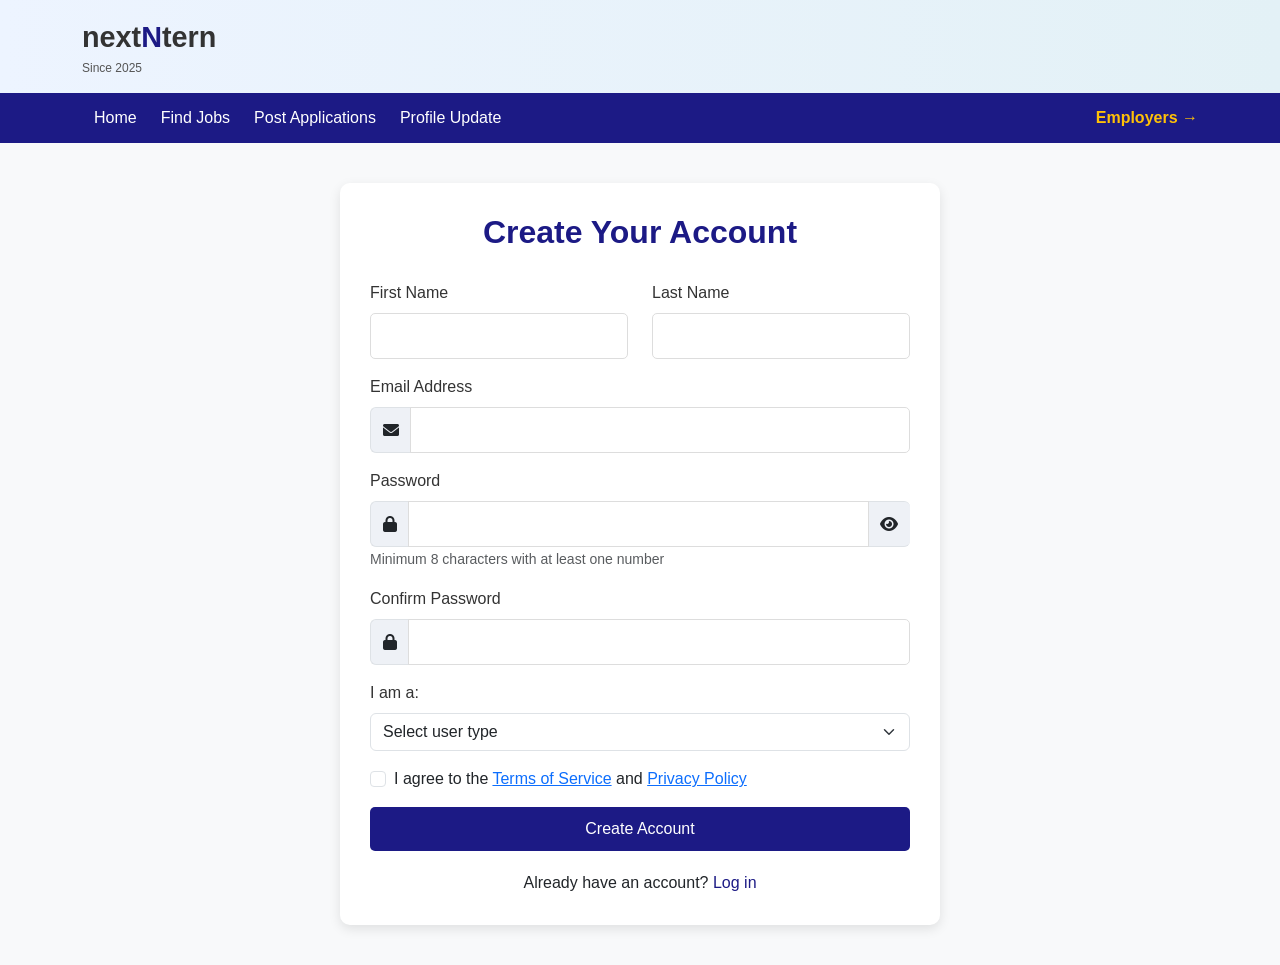
<file: Signup.html>
<!DOCTYPE html>
<html lang="en">

<head>
  <meta charset="UTF-8">
  <meta name="viewport" content="width=device-width, initial-scale=1.0">
  <title>Sign Up | nextNtern</title>
  <link href="https://cdn.jsdelivr.net/npm/bootstrap@5.3.0/dist/css/bootstrap.min.css" rel="stylesheet">
  <link href="https://cdnjs.cloudflare.com/ajax/libs/font-awesome/6.0.0-beta3/css/all.min.css" rel="stylesheet">
  <link href="https://cdnjs.cloudflare.com/ajax/libs/animate.css/4.1.1/animate.min.css" rel="stylesheet">
  <style>
    body {
      font-family: 'Segoe UI', sans-serif;
      background-color: #f8f9fa;
      scroll-behavior: smooth;
    }

    /* Header Styles */
    .top-header {
      background: linear-gradient(to right, #edf4ff, #e3f1f6);
      padding: 1rem 0;
      box-shadow: 0 2px 4px rgba(0, 0, 0, 0.05);
    }

    .logo-text {
      font-size: 1.8rem;
      font-weight: bold;
      color: #333;
      transition: transform 0.3s ease;
    }

    .logo-text:hover {
      transform: scale(1.05);
    }

    .logo-highlight {
      color: #1c1a85;
      font-weight: bold;
    }

    .subtext {
      font-size: 0.75rem;
      color: #555;
    }

    .main-nav {
      background-color: #1c1a85;
      padding: 0.3rem 0;
    }

    .main-nav .nav-links a {
      color: white !important;
      font-weight: 500;
      transition: all 0.3s ease-in-out;
      padding: 8px 12px !important;
      text-decoration: none;
    }

    .main-nav .nav-links a:hover {
      background-color: #2c2c6d;
      border-radius: 4px;
    }

    .employers-link {
      color: #ffc107 !important;
      font-weight: bold;
      position: relative;
      text-decoration: none;
    }

    .employers-link::after {
      content: '';
      position: absolute;
      width: 0;
      height: 2px;
      bottom: 0;
      left: 0;
      background-color: #ffc107;
      transition: width 0.3s ease;
    }

    .employers-link:hover::after {
      width: 100%;
    }

    /* Registration Form Styles */
    .registration-container {
      max-width: 600px;
      margin: 40px auto;
      background: white;
      border-radius: 10px;
      box-shadow: 0 4px 12px rgba(0, 0, 0, 0.1);
      padding: 30px;
    }

    .registration-title {
      text-align: center;
      color: #1c1a85;
      margin-bottom: 30px;
      font-weight: bold;
    }

    .form-label {
      font-weight: 500;
      color: #333;
    }

    .form-control {
      border-radius: 5px;
      padding: 10px;
      border: 1px solid #ddd;
    }

    .form-control:focus {
      border-color: #1c1a85;
      box-shadow: 0 0 0 0.25rem rgba(28, 26, 133, 0.25);
    }

    .btn-register {
      background-color: #1c1a85;
      color: white;
      border: none;
      padding: 10px 20px;
      border-radius: 5px;
      font-weight: 500;
      transition: all 0.3s ease;
      width: 100%;
    }

    .btn-register:hover {
      background-color: #0f0e52;
      transform: translateY(-2px);
    }

    .login-link {
      text-align: center;
      margin-top: 20px;
    }

    .login-link a {
      color: #1c1a85;
      font-weight: 500;
      text-decoration: none;
    }

    .login-link a:hover {
      text-decoration: underline;
    }

    .input-group-text {
      background-color: #eef1f6;
      border-right: none;
    }

    .password-toggle {
      cursor: pointer;
      background-color: #eef1f6;
      border-left: none;
    }

    .form-check-input:checked {
      background-color: #1c1a85;
      border-color: #1c1a85;
    }
  </style>
</head>

<body>

  <!-- Header -->
  <header class="animate__animated animate__fadeInDown">
    <div class="top-header">
      <div class="container">
        <div class="d-flex justify-content-between align-items-center">
          <div class="d-flex flex-column">
            <div class="brand">
              <span class="logo-text">next<span class="logo-highlight">N</span>tern</span>
            </div>
            <small class="subtext">Since 2025</small>
          </div>
        </div>
      </div>
    </div>

    <div class="main-nav">
      <div class="container">
        <div class="d-flex justify-content-between align-items-center">
          <div class="nav-links d-flex">
            <a href="#">Home</a>
            <a href="#" onclick="alert('Please log in or Sign up'); return false;">Find Jobs</a>
            <a href="#" onclick="alert('Please log in or Sign up'); return false;">Post Applications</a>
            <a href="#" onclick="alert('Please log in or Sign up'); return false;">Profile Update</a>
          </div>
          <div>
            <a href="#" class="employers-link">Employers →</a>
          </div>
        </div>
      </div>
    </div>
  </header>

  <!-- Registration Form -->
  <div class="registration-container animate__animated animate__fadeIn">
    <h2 class="registration-title">Create Your Account</h2>

    <form id="registrationForm" method="POST" action="signup.php">
      <div class="row mb-3">
        <div class="col-md-6 mb-3 mb-md-0">
          <label for="firstName" class="form-label">First Name</label>
          <input type="text" class="form-control" id="firstName" name="first_name" required>
        </div>
        <div class="col-md-6">
          <label for="lastName" class="form-label">Last Name</label>
          <input type="text" class="form-control" id="lastName" name="last_name" required>
        </div>
      </div>

      <div class="mb-3">
        <label for="email" class="form-label">Email Address</label>
        <div class="input-group">
          <span class="input-group-text"><i class="fas fa-envelope"></i></span>
          <input type="email" class="form-control" id="email" name="email" required>
        </div>
      </div>

      <div class="mb-3">
        <label for="password" class="form-label">Password</label>
        <div class="input-group">
          <span class="input-group-text"><i class="fas fa-lock"></i></span>
          <input type="password" class="form-control" id="password" name="password" required>
          <span class="input-group-text password-toggle" id="togglePassword">
            <i class="fas fa-eye"></i>
          </span>
        </div>
        <small class="text-muted">Minimum 8 characters with at least one number</small>
      </div>

      <div class="mb-3">
        <label for="confirmPassword" class="form-label">Confirm Password</label>
        <div class="input-group">
          <span class="input-group-text"><i class="fas fa-lock"></i></span>
          <input type="password" class="form-control" id="confirmPassword" required>
        </div>
      </div>

      <div class="mb-3">
        <label for="userType" class="form-label">I am a:</label>
        <select class="form-select" id="userType" name="role" required>
          <option value="" selected disabled>Select user type</option>
          <option value="student">Student/Job Seeker</option>
          <option value="employer">Employer</option>
        </select>
      </div>

      <div class="mb-3 form-check">
        <input type="checkbox" class="form-check-input" id="termsCheck" required>
        <label class="form-check-label" for="termsCheck">I agree to the <a href="#">Terms of Service</a> and <a
            href="#">Privacy Policy</a></label>
      </div>

      <button type="submit" class="btn btn-register">Create Account</button>

      <div class="login-link">
        Already have an account? <a href="login.html">Log in</a>
      </div>
    </form>
  </div>

  <script src="https://cdn.jsdelivr.net/npm/bootstrap@5.3.0/dist/js/bootstrap.bundle.min.js"></script>
  <script src="https://cdn.jsdelivr.net/npm/bootstrap@5.3.0/dist/js/bootstrap.bundle.min.js"></script>
  <script>
    // Toggle password visibility
    document.getElementById('togglePassword').addEventListener('click', function () {
      const passwordInput = document.getElementById('password');
      const icon = this.querySelector('i');

      if (passwordInput.type === 'password') {
        passwordInput.type = 'text';
        icon.classList.remove('fa-eye');
        icon.classList.add('fa-eye-slash');
      } else {
        passwordInput.type = 'password';
        icon.classList.remove('fa-eye-slash');
        icon.classList.add('fa-eye');
      }
    });

    // Client-side validation
    document.getElementById('registrationForm').addEventListener('submit', function (e) {
      const password = document.getElementById('password').value;
      const confirmPassword = document.getElementById('confirmPassword').value;

      if (password !== confirmPassword) {
        e.preventDefault();
        alert('Passwords do not match!');
      } else if (password.length < 8 || !/\d/.test(password)) {
        e.preventDefault();
        alert('Password must be at least 8 characters long and contain at least one number');
      }
    });
  </script>
</body>

</html>
</file>
